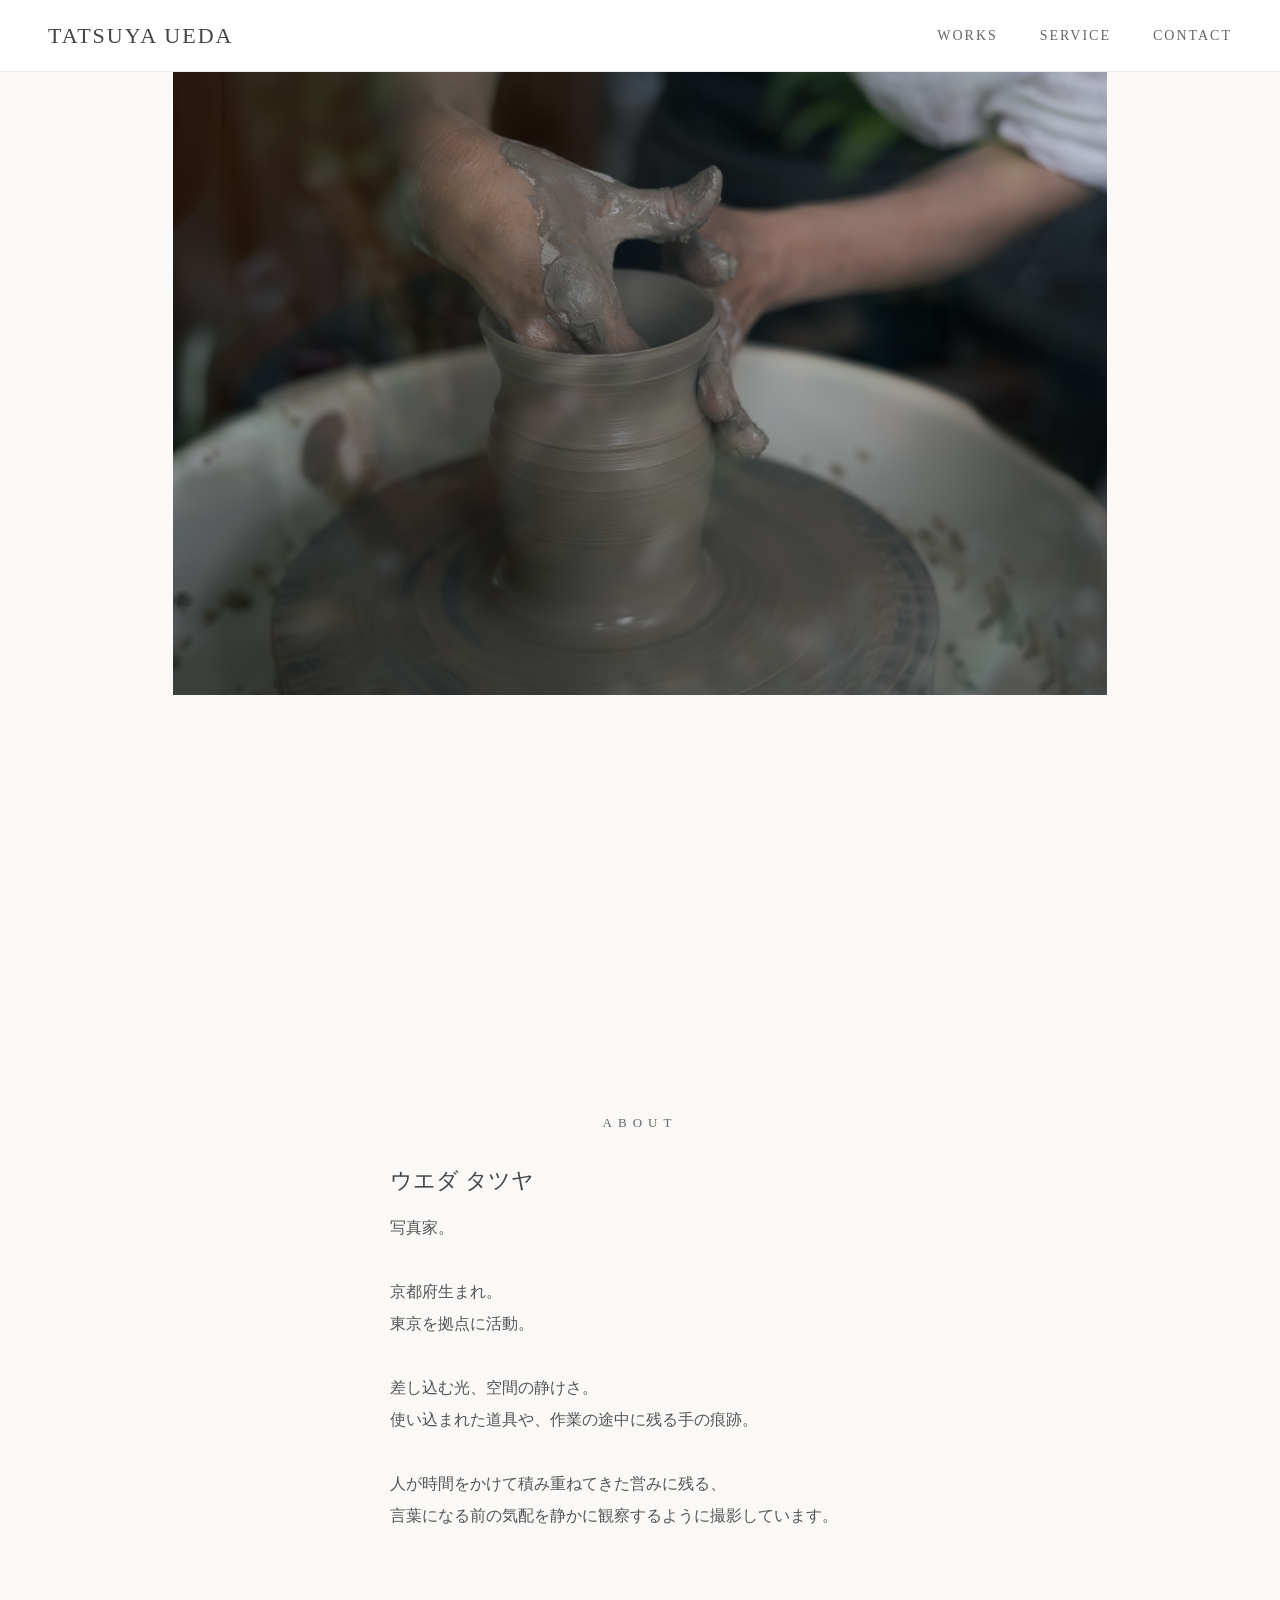
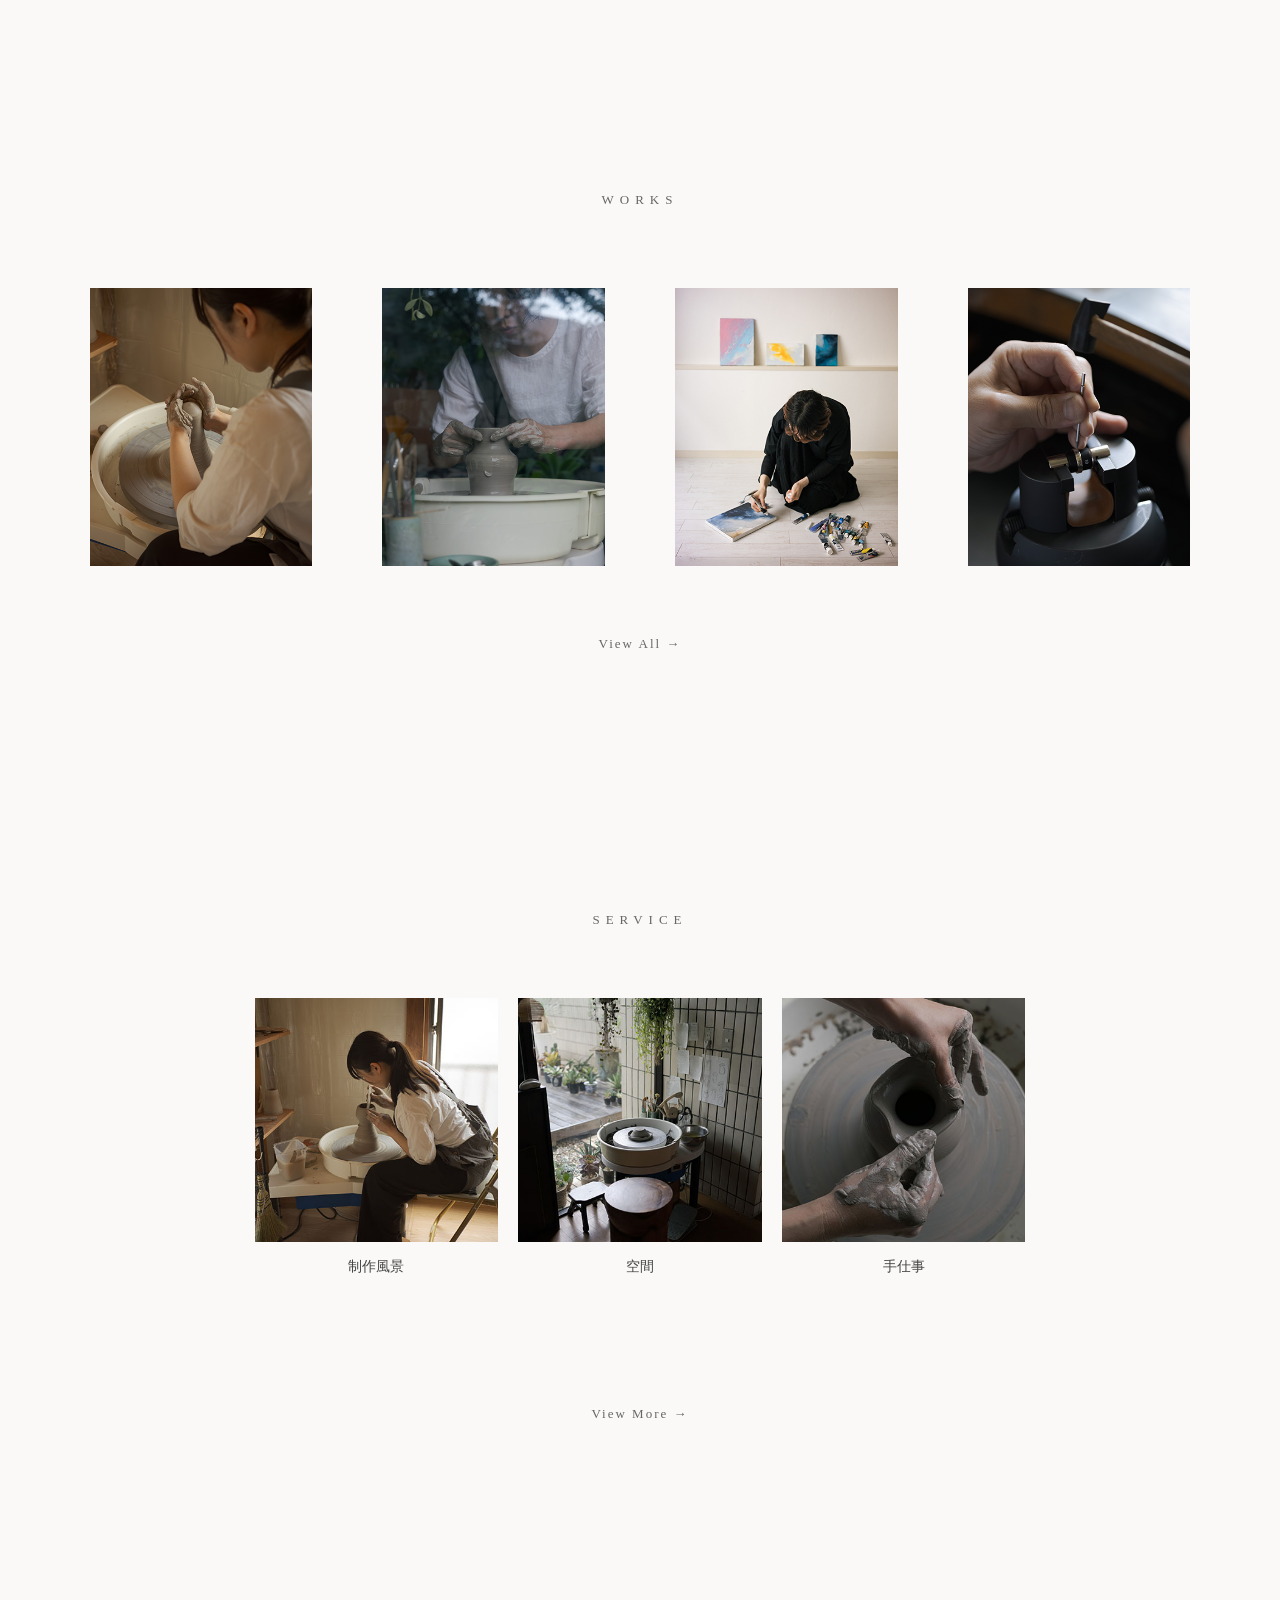
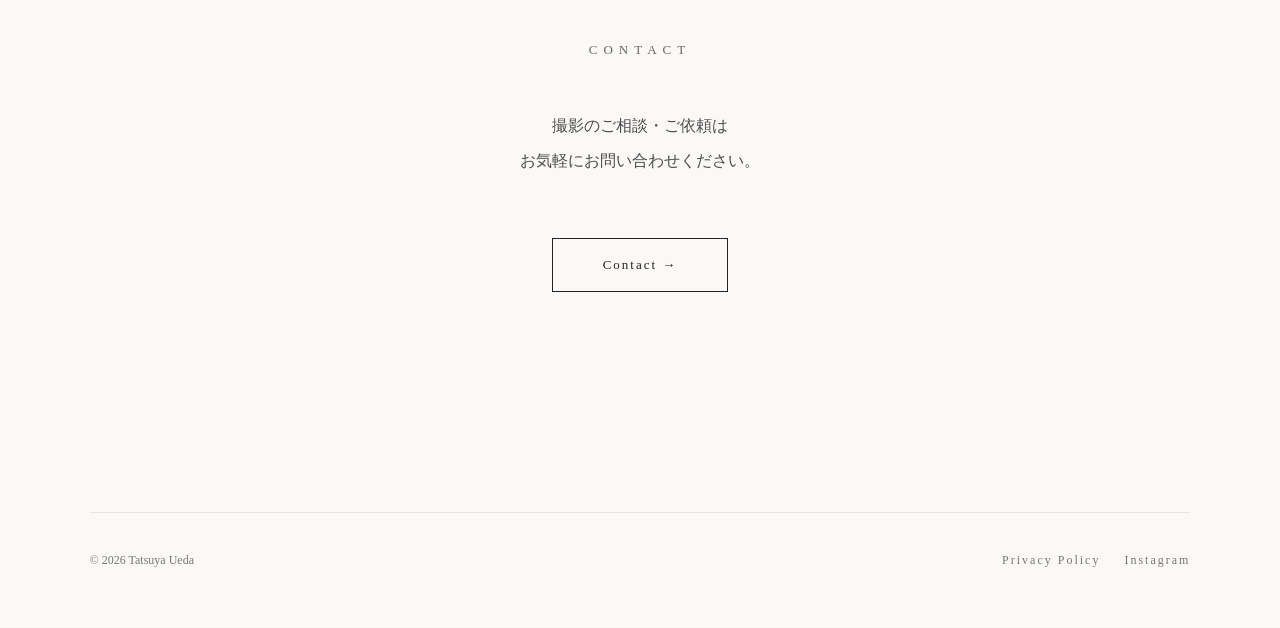
<file: index.html>
<!DOCTYPE html>
<html lang="ja">
<head>
    <!-- Google tag (gtag.js) -->
    <script async src="https://www.googletagmanager.com/gtag/js?id=G-Y8BSDMQ6NK"></script>
    <script>
      window.dataLayer = window.dataLayer || [];
      function gtag(){dataLayer.push(arguments);}
      gtag('js', new Date());

      gtag('config', 'G-Y8BSDMQ6NK');
    </script>

    <meta charset="UTF-8">
    <meta name="viewport" content="width=device-width, initial-scale=1.0">
    <link rel="icon" type="image/jpeg" href="images/top/favicon.jpg">
    <meta property="og:type" content="website">
    <meta property="og:title" content="TATSUYA UEDA | Photographer">
    <meta property="og:description" content="東京を拠点に、作家・職人・小規模店舗の営みや空気感を撮影しています。">
    <meta property="og:url" content="https://tatsuyaueda2026-coder.github.io/portfolio/"> 
    <link rel="canonical" href="https://tatsuyaueda2026-coder.github.io/portfolio/">
    <meta property="og:image" content="https://tatsuyaueda2026-coder.github.io/portfolio/images/top/ogp.jpg">
    <meta property="og:site_name" content="TATSUYA UEDA">
    <meta property="og:locale" content="ja_JP">
    
    <meta name="twitter:card" content="summary_large_image">
    
    <title>TATSUYA UEDA</title>

    <link rel="stylesheet" href="style.css">
</head>

<body>

<header>

    <div class="logo">
        <a href="index.html">TATSUYA UEDA</a>
    </div>

    <nav>
        <a href="works.html">WORKS</a>
        <a href="service.html">SERVICE</a>
        <a href="contact.html">CONTACT</a>
    </nav>

</header>

<main>

    <section class="fv">
        <img
            src="images/top/top.jpg"
            alt="TATSUYA UEDA"
            fetchpriority="high"
            decoding="async">
    </section>
<section class="about-preview">

    <div class="about-content">

        <h2>ABOUT</h2>

        <h3>ウエダ タツヤ</h3>

        <p>
            写真家。<br><br>

            京都府生まれ。<br>
            東京を拠点に活動。<br><br>

            差し込む光、空間の静けさ。<br>
            使い込まれた道具や、作業の途中に残る手の痕跡。<br><br>

            人が時間をかけて積み重ねてきた営みに残る、<br>
            言葉になる前の気配を静かに観察するように撮影しています。
        </p>

    </div>

</section>
<section class="works-preview">

    <h2>WORKS</h2>

    <div class="works-grid">

        <a href="works-kanjitsu.html">
            <img src="images/works/work01.jpg" alt="Work 1">
        </a>

        <a href="works-heylo.html">
            <img src="images/works/work02.jpg" alt="Work 2">
        </a>

        <a href="works-shino.html">
            <img src="images/works/work03.jpg" alt="Work 3">
        </a>

        <a href="works-hogaraka.html">
            <img src="images/works/work04.jpg" alt="ATELIER HOGARAKA">
        </a>

    </div>

    <a href="works.html" class="view-all">
        View All →
    </a>

</section>
<section class="service-preview">

    <h2>SERVICE</h2>

   <div class="service-preview-grid">

        <div class="service-preview-item">
            <img src="images/service/service01.jpg" alt="制作風景">
            <p>制作風景</p>
        </div>

        <div class="service-preview-item">
            <img src="images/service/service02.jpg" alt="空間">
            <p>空間</p>
        </div>

        <div class="service-preview-item">
            <img src="images/service/service03.jpg" alt="手仕事">
            <p>手仕事</p>
        </div>

    </div>

    <a href="service.html" class="view-all">
        View More →
    </a>

</section>
<section class="contact-preview">

    <h2>CONTACT</h2>

    <p>
        撮影のご相談・ご依頼は<br>
        お気軽にお問い合わせください。
    </p>

    <a href="contact.html" class="contact-button">
        Contact →
    </a>

</section>
</main>
<footer>

    <p>© 2026 Tatsuya Ueda</p>

    <div class="footer-links">
        <a href="privacy.html">Privacy Policy</a>
        <a href="https://www.instagram.com/ttyued?igsh=MXZnYmhuM2h6cTIxYw%3D%3D&utm_source=qr" target="_blank">
            Instagram
        </a>
    </div>

</footer>
</body>
</html>
</file>
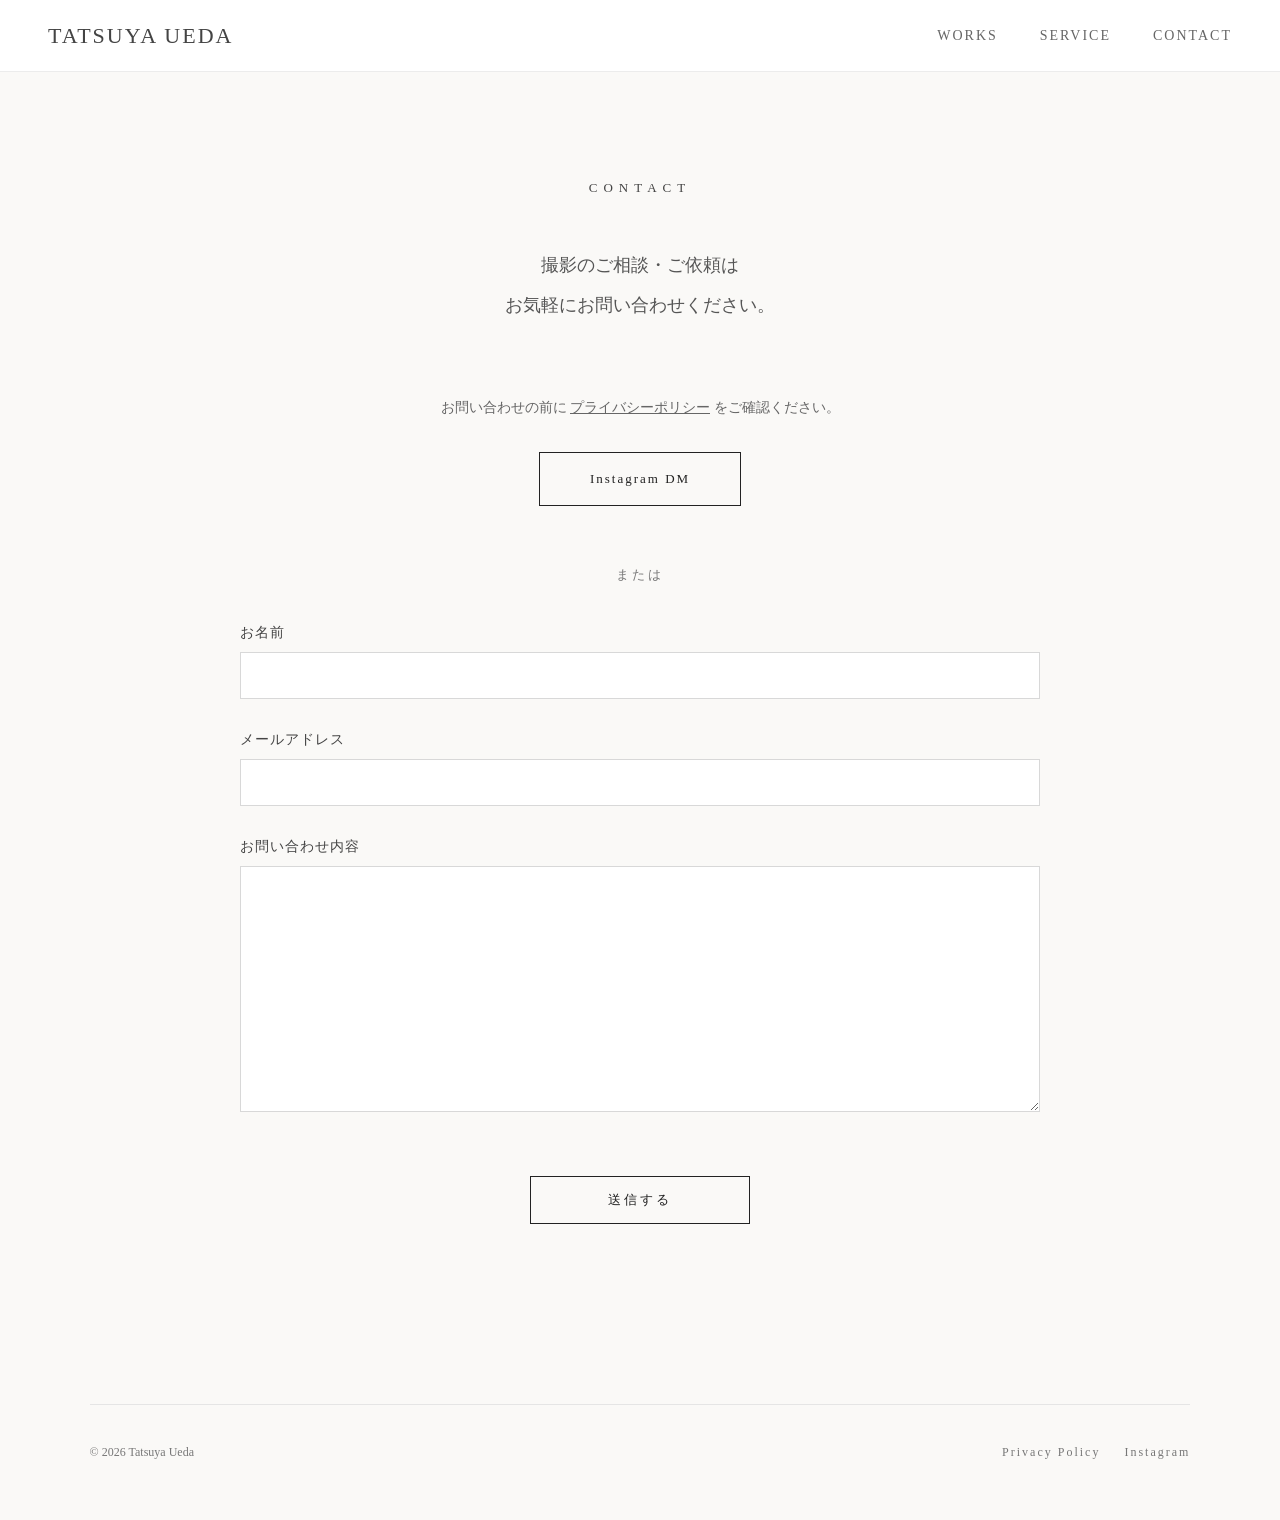
<file: contact.html>
<!DOCTYPE html>
<html lang="ja">

<head>
    <!-- Google tag (gtag.js) -->
    <script async src="https://www.googletagmanager.com/gtag/js?id=G-Y8BSDMQ6NK"></script>
    <script>
        window.dataLayer = window.dataLayer || [];
        function gtag() {
            dataLayer.push(arguments);
        }
        gtag('js', new Date());

        gtag('config', 'G-Y8BSDMQ6NK');
    </script>

    <meta charset="UTF-8">
    <meta name="viewport" content="width=device-width, initial-scale=1.0">

    <title>CONTACT | TATSUYA UEDA</title>

    <meta name="description" content="撮影のご相談・ご依頼はこちらからお気軽にお問い合わせください。">

    <link rel="canonical" href="https://tatsuyaueda2026-coder.github.io/portfolio/contact.html">

    <link rel="icon" type="image/jpeg" href="images/top/favicon.jpg">

    <meta property="og:type" content="website">
    <meta property="og:title" content="CONTACT | TATSUYA UEDA">
    <meta property="og:description" content="撮影のご相談・ご依頼はこちらからお気軽にお問い合わせください。">
    <meta property="og:url" content="https://tatsuyaueda2026-coder.github.io/portfolio/contact.html">
    <meta property="og:image" content="https://tatsuyaueda2026-coder.github.io/portfolio/images/top/ogp.jpg">
    <meta property="og:site_name" content="TATSUYA UEDA">
    <meta property="og:locale" content="ja_JP">

    <meta name="twitter:card" content="summary_large_image">

    <link rel="stylesheet" href="style.css">
</head>

<body>

<header>

    <div class="logo">
        <a href="index.html">TATSUYA UEDA</a>
    </div>

    <nav>
        <a href="works.html">WORKS</a>
        <a href="service.html">SERVICE</a>
        <a href="contact.html">CONTACT</a>
    </nav>

</header>

<main>

<section class="contact-page">

    <h1>CONTACT</h1>

    <p class="contact-lead">
        撮影のご相談・ご依頼は<br>
        お気軽にお問い合わせください。
    </p>

    <p class="privacy-note">
        お問い合わせの前に
        <a href="privacy.html">プライバシーポリシー</a>
        をご確認ください。
    </p>

    <a href="https://www.instagram.com/ttyued?igsh=MXZnYmhuM2h6cTIxYw%3D%3D&utm_source=qr"
       target="_blank"
       class="contact-button">
        Instagram DM
    </a>

    <p class="contact-or">または</p>

    <form
        action="https://formsubmit.co/tatsuyaueda2026@gmail.com"
        method="POST"
        class="contact-form">

        <!-- FormSubmit設定 -->
        <input type="hidden" name="_subject" value="ホームページからお問い合わせが届きました">
        <input type="hidden" name="_next" value="https://tatsuyaueda2026-coder.github.io/portfolio/thanks.html">
        <input type="hidden" name="_captcha" value="true">

        <!-- スパム対策（表示されません） -->
        <input
            type="text"
            name="_honey"
            style="display:none">

        <div class="form-group">
            <label for="name">
                お名前
            </label>

            <input
                type="text"
                id="name"
                name="お名前"
                required>
        </div>

        <div class="form-group">
            <label for="email">
                メールアドレス
            </label>

            <input
                type="email"
                id="email"
                name="メールアドレス"
                required>
        </div>

        <div class="form-group">
            <label for="message">
                お問い合わせ内容
            </label>

            <textarea
                id="message"
                name="お問い合わせ内容"
                rows="8"
                required></textarea>
        </div>

        <button
            type="submit"
            class="contact-submit">
            送信する
        </button>

    </form>

</section>

</main>

<footer>

    <p>© 2026 Tatsuya Ueda</p>

    <div class="footer-links">
        <a href="privacy.html">Privacy Policy</a>

        <a
            href="https://www.instagram.com/ttyued?igsh=MXZnYmhuM2h6cTIxYw%3D%3D&utm_source=qr"
            target="_blank"
            rel="noopener noreferrer">
            Instagram
        </a>
    </div>

</footer>

</body>
</html>
</file>
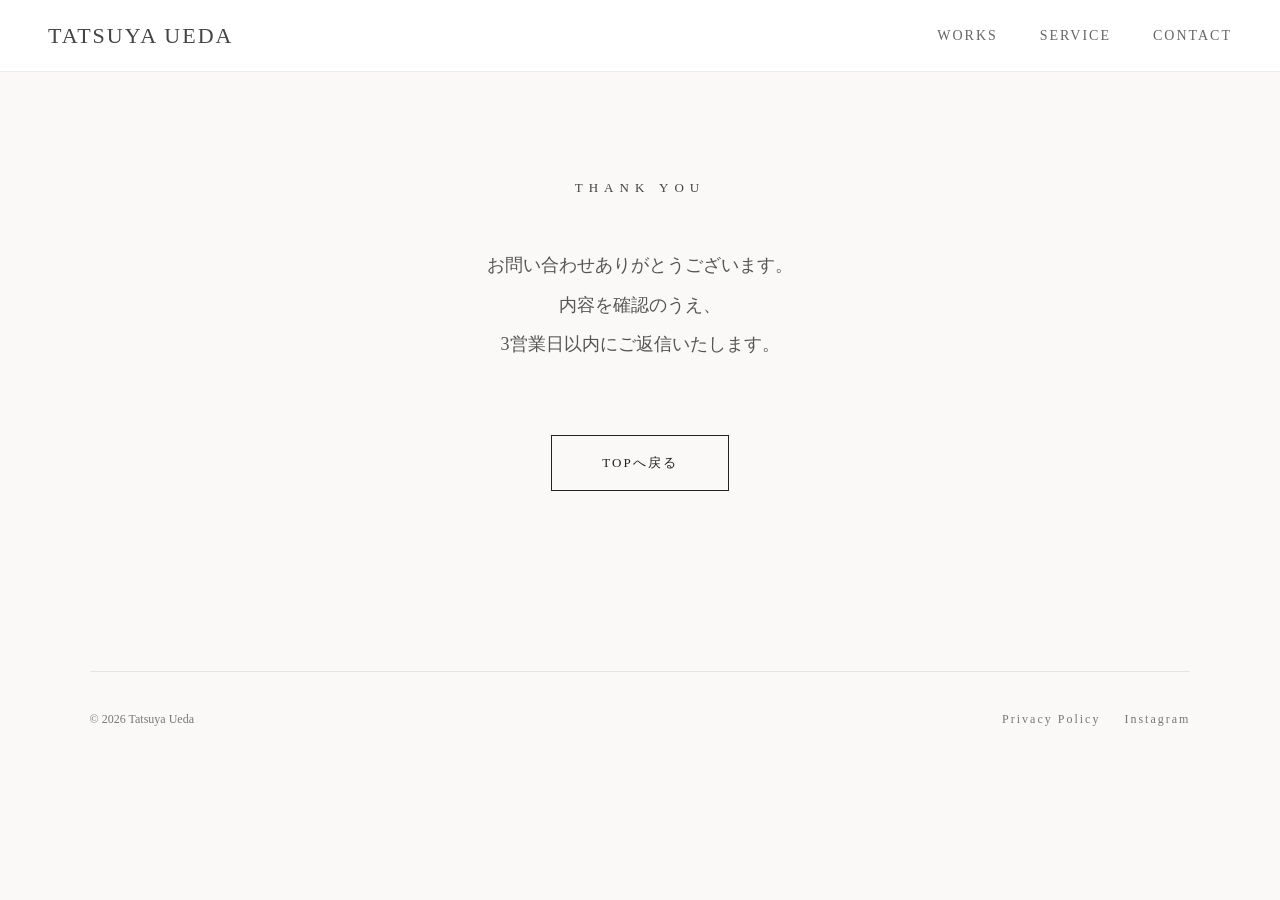
<file: thanks.html>
<!DOCTYPE html>
<html lang="ja">

<head>

    <!-- Google tag (gtag.js) -->
    <script async src="https://www.googletagmanager.com/gtag/js?id=G-Y8BSDMQ6NK"></script>

    <script>
        window.dataLayer = window.dataLayer || [];
        function gtag() {
            dataLayer.push(arguments);
        }
        gtag('js', new Date());

        gtag('config', 'G-Y8BSDMQ6NK');
    </script>

    <meta charset="UTF-8">

    <meta name="viewport" content="width=device-width, initial-scale=1.0">

    <title>お問い合わせありがとうございました | TATSUYA UEDA</title>

    <meta name="description" content="お問い合わせありがとうございます。内容を確認のうえ、ご返信いたします。">

    <link rel="canonical" href="https://tatsuyaueda2026-coder.github.io/portfolio/thanks.html">

    <link rel="icon" type="image/jpeg" href="images/top/favicon.jpg">

    <link rel="stylesheet" href="style.css">

</head>

<body>

<header>

    <div class="logo">
        <a href="index.html">TATSUYA UEDA</a>
    </div>

    <nav>
        <a href="works.html">WORKS</a>
        <a href="service.html">SERVICE</a>
        <a href="contact.html">CONTACT</a>
    </nav>

</header>

<main>

<section class="contact-page">

    <h1>THANK YOU</h1>

    <p class="contact-lead">

        お問い合わせありがとうございます。<br>
        内容を確認のうえ、<br>
        3営業日以内にご返信いたします。

    </p>

    <a href="index.html" class="contact-button">
        TOPへ戻る
    </a>

</section>

</main>

<footer>

    <p>© 2026 Tatsuya Ueda</p>

    <div class="footer-links">

        <a href="privacy.html">
            Privacy Policy
        </a>

        <a href="https://www.instagram.com/ttyued?igsh=MXZnYmhuM2h6cTIxYw%3D%3D&utm_source=qr"
           target="_blank"
           rel="noopener noreferrer">
            Instagram
        </a>

    </div>

</footer>

</body>

</html>
</file>
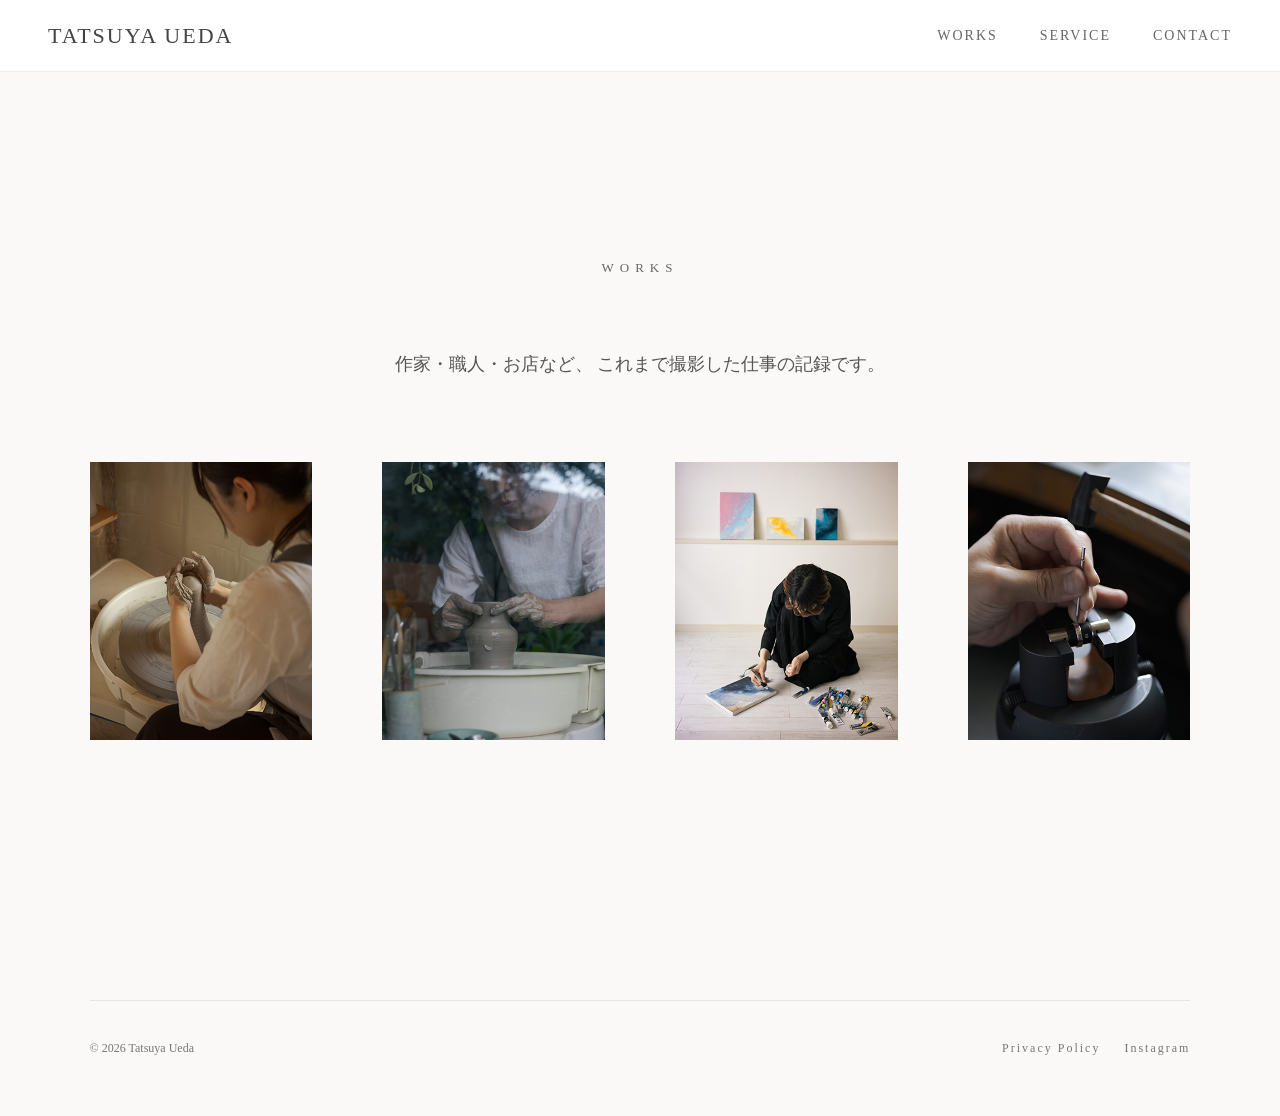
<file: works.html>
<!DOCTYPE html>
<html lang="ja">
<head>
    <!-- Google tag (gtag.js) -->
    <script async src="https://www.googletagmanager.com/gtag/js?id=G-Y8BSDMQ6NK"></script>
    <script>
      window.dataLayer = window.dataLayer || [];
      function gtag(){dataLayer.push(arguments);}
      gtag('js', new Date());

      gtag('config', 'G-Y8BSDMQ6NK');
    </script>
    
    <meta charset="UTF-8">
    <meta name="viewport" content="width=device-width, initial-scale=1.0">
    <link rel="icon" type="image/jpeg" href="images/top/favicon.jpg">
    <meta property="og:type" content="website">
    <meta property="og:title" content="TATSUYA UEDA | Photographer">
    <meta property="og:description" content="東京を拠点に、作家・職人・小規模店舗の営みや空気感を撮影しています。">
    <meta property="og:url" content="https://tatsuyaueda2026-coder.github.io/portfolio/"> 
    <link rel="canonical" href="https://tatsuyaueda2026-coder.github.io/portfolio/">
    <meta property="og:image" content="https://tatsuyaueda2026-coder.github.io/portfolio/images/top/ogp.jpg">
    <meta property="og:site_name" content="TATSUYA UEDA">
    <meta property="og:locale" content="ja_JP">

    <meta name="twitter:card" content="summary_large_image">
    <title>TATSUYA UEDA</title>

    <link rel="stylesheet" href="style.css">
</head>

<body>

<header>

    <div class="logo">
        <a href="index.html">TATSUYA UEDA</a>
    </div>

    <nav>
        <a href="works.html">WORKS</a>
        <a href="service.html">SERVICE</a>
        <a href="contact.html">CONTACT</a>
    </nav>

</header>

<main>


<section class="works-preview">

    <h2>WORKS</h2>
<p class="works-description">
    作家・職人・お店など、<br class="sp-only">
    これまで撮影した仕事の記録です。
</p>
    <div class="works-grid">

        <a href="works-kanjitsu.html">
            <img src="images/works/work01.jpg" alt="閑日">
        </a>

        <a href="works-heylo.html">
            <img src="images/works/work02.jpg" alt="heylo.">
        </a>

        <a href="works-shino.html">
            <img src="images/works/work03.jpg" alt="shino">
        </a>

        <a href="works-hogaraka.html">
            <img src="images/works/work04.jpg" alt="ATELIER HOGARAKA">
        </a>
        
    </div>

</section>


</main>
<footer>

    <p>© 2026 Tatsuya Ueda</p>

    <div class="footer-links">
        <a href="privacy.html">Privacy Policy</a>
        <a href="https://www.instagram.com/ttyued?igsh=MXZnYmhuM2h6cTIxYw%3D%3D&utm_source=qr" target="_blank">
            Instagram
        </a>
    </div>

</footer>
</body>
</html>
</file>
<file: style.css>
/* ========================================
   RESET
======================================== */

* {
    margin: 0;
    padding: 0;
    box-sizing: border-box;
}

body {
    background: #faf9f7;
    color: #444;
    font-family:
        "Yu Mincho",
        "Hiragino Mincho ProN",
        serif;
}

/* ========================================
   HEADER
======================================== */

header {
    position: fixed;
    top: 0;
    left: 0;

    width: 100%;
    height: 72px;

    display: flex;
    justify-content: space-between;
    align-items: center;

    padding: 0 48px;

    background: #fff;
    border-bottom: 1px solid #ececec;

    z-index: 1000;
}

/* ---------- Logo ---------- */

.logo a {
    color: #444;
    text-decoration: none;

    font-size: 22px;
    letter-spacing: 2px;
}

/* ---------- Navigation ---------- */

nav {
    display: flex;
    gap: 42px;
}

nav a {
    color: #666;
    text-decoration: none;

    font-size: 14px;
    letter-spacing: 2px;

    transition: opacity .3s;
}

nav a:hover {
    opacity: .6;
}

/* ========================================
   FIRST VIEW
======================================== */

.fv {
    display: flex;
    justify-content: center;

    margin-top: 72px;
}

.fv img {
    display: block;
    width: 73%;
}

/* ========================================
   ABOUT
======================================== */

.about-preview {
    width: 86%;
    max-width: 700px;

    margin: 420px auto 220px;

    text-align: center;
}

.about-content {
    max-width: 500px;
    margin: 0 auto;

    text-align: left;
}

.about-content h2 {
    margin-bottom: 35px;

    color: #666;

    font-size: 13px;
    font-weight: 400;
    letter-spacing: 6px;
    text-align: center;
}

.about-content h3 {
    margin-bottom: 16px;

    color: #444;

    font-size: 22px;
    font-weight: 400;
}

.about-content p {
    color: #555;

    font-size: 16px;
    line-height: 2;
}

/* ========================================
   WORKS PREVIEW
======================================== */

.works-preview {
    width: 86%;
    max-width: 1200px;

    margin: 260px auto;

    text-align: center;
}

.works-preview h2 {
    margin-bottom: 70px;

    color: #666;

    font-size: 13px;
    font-weight: 400;
    letter-spacing: 6px;
}

.works-description {
    margin-bottom: 50px;

    color: #555;

    font-size: 18px;
    line-height: 2;
}

/* ---------- Grid ---------- */

.works-grid {
    display: grid;
    grid-template-columns: repeat(4, 1fr);
    gap: 70px;

    margin-top: 80px;
}

.works-grid a {
    display: block;

    overflow: hidden;
    aspect-ratio: 4 / 5;
}

.works-grid img {
    display: block;

    width: 100%;
    height: 100%;

    object-fit: cover;

    transition: opacity .3s;
}

.works-grid img:hover {
    opacity: .85;
}

/* ---------- View All ---------- */

.view-all {
    display: inline-block;

    margin-top: 70px;

    color: #666;
    text-decoration: none;

    font-size: 13px;
    letter-spacing: 2px;

    transition: opacity .3s;
}

.view-all:hover {
    opacity: .6;
}

/* ========================================
   SERVICE PREVIEW
======================================== */

.service-preview {
    width: 86%;
    max-width: 1200px;

    margin: 220px auto;

    text-align: center;
}

.service-preview h2 {
    margin-bottom: 70px;

    color: #666;

    font-size: 13px;
    font-weight: 400;
    letter-spacing: 6px;
}

/* ---------- Grid ---------- */

.service-grid {
    display: grid;
    grid-template-columns: repeat(3, 1fr);
    gap: 35px;
}

.service-item img {
    display: block;

    width: 100%;

    aspect-ratio: 4 / 3;
    object-fit: cover;
}

.service-item p {
    margin-top: 14px;

    color: #555;

    font-size: 14px;
}

/* ========================================
   CONTACT PREVIEW
======================================== */

.contact-preview {
    width: 86%;
    max-width: 700px;

    margin: 220px auto;

    text-align: center;
}

.contact-preview h2 {
    margin-bottom: 50px;

    color: #666;

    font-size: 13px;
    font-weight: 400;
    letter-spacing: 6px;
}

.contact-preview p {
    margin-bottom: 60px;

    color: #4d4d4d;

    font-size: 16px;
    line-height: 2.2;
}

/* ---------- Button ---------- */

.contact-button {
    display: inline-block;

    padding: 14px 42px;

    color: #555;

    text-decoration: none;
    letter-spacing: 2px;

    font-size: 13px;

    border: 1px solid #999;

    transition: all .3s;
}

.contact-button:hover {
    opacity: .7;
}

/* ========================================
   FOOTER
======================================== */

footer {
    display: flex;
    justify-content: space-between;
    align-items: center;

    width: 86%;
    max-width: 1200px;

    margin: 180px auto 60px;
    padding-top: 40px;

    border-top: 1px solid #e5e5e5;
}

footer p {
    color: #777;

    font-size: 12px;
}

footer a {
    color: #777;

    text-decoration: none;
    letter-spacing: 2px;

    font-size: 12px;

    transition: opacity .3s;
}

footer a:hover {
    opacity: .6;
}

.footer-links {
    display: flex;
    align-items: center;
    gap: 24px;
}

/* ========================================
   GALLERY
======================================== */

.gallery {
    display: grid;
    grid-template-columns: repeat(5, 1fr);
    gap: 20px;

    margin-top: 60px;
}

.gallery a {
    display: block;
}

.gallery img {
    display: block;

    width: 100%;

    aspect-ratio: 1 / 1;
    object-fit: cover;

    transition: opacity .3s;
}

.gallery img:hover {
    opacity: .8;
}

/* ========================================
   SERVICE PAGE
======================================== */

.service-page {
    width: 86%;
    max-width: 1100px;

    margin: 180px auto;
}

.service-page h1 {
    margin-bottom: 40px;

    font-size: 13px;
    font-weight: 400;
    letter-spacing: 6px;
    text-align: center;
}

.service-lead {
    margin-bottom: 40px;

    font-size: 24px;
    line-height: 1.8;
    text-align: center;
}

.service-text {
    max-width: 820px;

    margin: 0 auto 120px;

    color: #555;

    font-size: 16px;
    line-height: 2.2;
    text-align: center;
}

/* ---------- Contents ---------- */

.service-contents {
    margin-top: 100px;
}

.service-contents h2 {
    margin-bottom: 50px;

    font-size: 20px;
    font-weight: 400;
    text-align: center;
}

/* ---------- Grid ---------- */

.service-grid {
    display: grid;
    grid-template-columns: repeat(6, 1fr);
    gap: 28px;

    width: 88%;
    margin: 0 auto;
}

.service-item img {
    display: block;

    width: 100%;

    aspect-ratio: 1 / 1;
    object-fit: cover;
}

.service-item p {
    margin-top: 16px;

    font-size: 14px;
    line-height: 1.8;
    text-align: center;
}

/* ========================================
   FLOW
======================================== */

.service-flow {
    margin-top: 140px;
}

.service-flow h2 {
    margin-bottom: 60px;

    font-size: 20px;
    font-weight: 400;
    text-align: center;
}

/* ---------- Grid ---------- */

.flow-grid {
    display: grid;
    grid-template-columns: repeat(4, 1fr);
    gap: 40px;
}

.flow-item {
    text-align: center;
}

.flow-number {
    display: flex;
    justify-content: center;
    align-items: center;

    width: 44px;
    height: 44px;

    margin: 0 auto 25px;

    color: #fff;
    background: #222;
    border-radius: 50%;

    font-size: 18px;
}

.flow-item h3 {
    margin-bottom: 20px;

    font-size: 18px;
    font-weight: 400;
}

.flow-item p {
    color: #555;

    font-size: 15px;
    line-height: 2;
}

/* ========================================
   PRICE
======================================== */

.service-price {
    margin-top: 140px;
    padding-top: 80px;

    border-top: 1px solid #ddd;
}

.service-price h2 {
    margin-bottom: 50px;

    font-size: 20px;
    font-weight: 400;
    text-align: center;
}

/* ---------- Layout ---------- */

.price-box {
    display: flex;
    justify-content: center;
    align-items: center;
    gap: 80px;

    margin-top: 30px;
}

.price-box h3 {
    margin: 0;

    font-size: 38px;
    font-weight: 400;
    white-space: nowrap;
}

.price-box p {
    color: #555;

    font-size: 16px;
    line-height: 2.2;
}

/* ========================================
   SERVICE CONTACT
======================================== */

.service-contact {
    margin: 140px 0 60px;

    text-align: center;
}

.service-contact p {
    margin-bottom: 35px;

    color: #555;

    font-size: 18px;
}

/* ---------- Button ---------- */

.contact-button {
    display: inline-block;

    padding: 18px 50px;

    color: #222;

    text-decoration: none;
    letter-spacing: 2px;

    border: 1px solid #222;

    transition:
        background-color .3s,
        color .3s;
}

.contact-button:hover {
    background: #222;
    color: #fff;
}

/* ========================================
   CONTACT PAGE
======================================== */

.contact-page {
    width: 86%;
    max-width: 800px;

    margin: 180px auto;

    text-align: center;
}

.contact-page h1 {
    margin-bottom: 50px;

    font-size: 13px;
    font-weight: 400;
    letter-spacing: 6px;
}

.contact-lead {
    margin-bottom: 70px;

    color: #555;

    font-size: 18px;
    line-height: 2.2;
}

.contact-or {
    margin: 60px 0 40px;

    color: #777;

    font-size: 13px;
    letter-spacing: 3px;
}

.contact-form {
    margin-top: 40px;

    text-align: left;
}

.form-group {
    margin-bottom: 32px;
}

.form-group label {
    display: block;

    margin-bottom: 10px;

    font-size: 14px;
    letter-spacing: 1px;
}

.form-group input,
.form-group textarea {
    width: 100%;

    padding: 14px 16px;

    border: 1px solid #d8d8d8;

    background: #fff;

    font-size: 15px;

    font-family: inherit;

    box-sizing: border-box;

    transition: border-color .2s ease;
}

.form-group input:focus,
.form-group textarea:focus {
    outline: none;

    border-color: #888;
}

.form-group textarea {
    resize: vertical;

    min-height: 220px;

    line-height: 1.8;
}

.contact-submit {
    display: block;

    width: 220px;

    margin: 60px auto 0;

    padding: 14px 0;

    border: 1px solid #222;

    background: transparent;

    color: #222;

    font-size: 13px;

    letter-spacing: 3px;

    cursor: pointer;

    transition: .3s;
}

.contact-submit:hover {
    background: #222;

    color: #fff;
}

/* ========================================
   SERVICE PREVIEW GRID
======================================== */

.service-preview-grid {
    display: grid;
    grid-template-columns: repeat(3, 1fr);
    gap: 20px;

    width: 70%;
    margin: 60px auto;
}

.service-preview-item img {
    display: block;

    width: 100%;

    aspect-ratio: 1 / 1;
    object-fit: cover;
}

.service-preview-item p {
    margin-top: 16px;

    font-size: 14px;
    text-align: center;
}

/* ========================================
   DEVICE
======================================== */

.pc-only {
    display: block;
}

.sp-only {
    display: none;
}

/* ========================================
   PRIVACY POLICY
======================================== */

.privacy-policy {
    width: 86%;
    max-width: 800px;

    margin: 180px auto;
}

.privacy-policy h1 {
    margin-bottom: 70px;

    font-size: 13px;
    font-weight: 400;
    letter-spacing: 6px;
    text-align: center;
}

.privacy-policy h2 {
    margin: 60px 0 24px;

    font-size: 20px;
    font-weight: 400;
}

.privacy-policy p {
    margin-bottom: 20px;

    color: #555;

    font-size: 16px;
    line-height: 2.2;
}

/* ========================================
   PRIVACY NOTE
======================================== */

.privacy-note {
    margin-bottom: 32px;

    color: #666;

    font-size: 14px;
    line-height: 1.8;
}

.privacy-note a {
    color: inherit;
    text-decoration: underline;
}

/* ========================================
   PRICE INFORMATION
======================================== */

.normal-price {
    margin-bottom: 18px;

    color: #777;

    font-size: 18px;
}

.normal-price span {
    text-decoration: line-through;
}

.campaign-title {
    margin-bottom: 18px;

    color: #444;

    font-size: 18px;
    letter-spacing: 2px;
}

.campaign-note {
    margin-top: 30px;

    color: #777;

    font-size: 14px;
    line-height: 2;
}

.campaign-price {
    display: grid;
    grid-template-columns: 240px 420px;
    justify-content: center;
    align-items: center;
    gap: 50px;

    margin-top: 30px;
}

.price-description {
    margin: 0;

    color: #555;

    font-size: 15px;
    line-height: 2;
    text-align: left;
}

/* ========================================
   PRICE CARD
======================================== */

.price-card {
    width: 100%;
    max-width: 620px;

    text-align: center;
}

/* ---------- Price ---------- */

.price-card h3 {
    margin-bottom: 30px;

    font-size: 56px;
    font-weight: 300;
}

.price-divider {
    width: 100%;
    height: 1px;

    margin: 40px 0;

    background: #ddd;
}

.normal-price-value {
    color: #888;

    font-size: 28px;
    text-decoration: line-through;
}

/* ========================================
   MOBILE
======================================== */

@media (max-width: 768px) {

    /* ========================================
       HEADER
    ========================================= */

    header {
        flex-direction: column;
        gap: 12px;

        height: auto;
        padding: 16px 0;
    }

    .logo a {
        font-size: 16px;
        text-align: center;
    }

    nav {
        display: flex;
        justify-content: center;
        flex-wrap: wrap;
        gap: 18px;
    }

    nav a {
        font-size: 13px;
        letter-spacing: 1px;
    }

    /* ========================================
       FIRST VIEW
    ========================================= */

    .fv {
        margin-top: 90px;
    }

    .fv img {
        width: 94%;
    }

    /* ========================================
       ABOUT
    ======================================== */

    .about-preview {
        margin: 120px auto;
    }

    .about-content h2 {
        margin-bottom: 60px;

        color: #666;

        font-size: 13px;
        font-weight: 400;
        letter-spacing: 6px;
        text-align: center;
    }

    .about-content h3 {
        font-size: 13px;
    }

    .about-content p {
        font-size: 13px;
        line-height: 1.9;
    }
    
    /* ========================================
       SECTION TITLES
    ========================================= */

    .works-preview h2,
    .service-preview h2,
    .contact-preview h2 {
        margin-bottom: 60px;

        color: #666;

        font-size: 13px;
        font-weight: 400;
        letter-spacing: 6px;
        text-align: center;
    }

    /* ========================================
       DEVICE
    ========================================= */

    .pc-only {
        display: none;
    }

    .sp-only {
        display: block;
    }

    /* ========================================
       WORKS
    ========================================= */

    .works-description {
        padding: 0 20px;

        font-size: 15px;
        line-height: 2;
    }

    .works-grid {
        grid-template-columns: repeat(2, 1fr);
        gap: 30px;
    }

    /* ========================================
       SERVICE
    ========================================= */

    .service-page {
        width: 90%;

        margin: 170px auto 80px;
    }

    .service-page h1 {
        font-size: 13px;
        font-weight: 400;
        letter-spacing: 6px;
        text-align: center;
    }

    .service-lead {
        margin-bottom: 30px;

        font-size: 18px;
        line-height: 1.6;
    }

    .service-text {
        margin-bottom: 70px;

        font-size: 14px;
        line-height: 2;
    }

    .service-grid {
        grid-template-columns: repeat(2, 1fr);
        gap: 16px;

        width: 85%;

        margin: 0 auto;
    }

    /* ========================================
       FLOW
    ========================================= */

    .flow-grid {
        grid-template-columns: 1fr;
        gap: 40px;
    }

    /* ========================================
       PRICE
    ========================================= */

    .price-box {
        flex-direction: column;
        align-items: center;
        gap: 20px;

        width: 100%;

        text-align: center;
    }

    .price-box h3 {
        margin: 20px 0;

        font-size: 30px;
    }

    .service-price p {
        padding: 0 20px;

        font-size: 15px;
        line-height: 2;
    }

    .campaign-price {
        display: block;
    }

    .price-description {
        max-width: 320px;
        margin: 0 auto;
        padding: 0;

        font-size: 13px;
        line-height: 2.1;
        text-align: center;
    }

    .normal-price {
        font-size: 15px;
    }

    .campaign-title {
        font-size: 15px;
    }

    .campaign-note {
        max-width: 320px;
        margin: 0 auto;
        padding: 0;

        font-size: 12px;
        line-height: 2;
        text-align: center;
    }

    .price-card {
        width: 90%;
    }

    .price-card h3 {
        font-size: 42px;
    }

    .normal-price-value {
        font-size: 22px;
    }

    /* ========================================
       CONTACT
    ========================================= */

    .contact-button {
        padding: 10px 30px;

        font-size: 12px;
    }

    .service-contact p {
        padding: 0 20px;

        font-size: 15px;
        line-height: 2;
    }

    .contact-or {
    margin: 50px 0 35px;

    font-size: 12px;
}

.contact-form {
    text-align: left;
}

.form-group {
    margin-bottom: 24px;
}

.form-group label {
    font-size: 13px;
}

.form-group input,
.form-group textarea {
    padding: 12px;

    font-size: 16px;
}

.form-group textarea {
    min-height: 180px;
}

.contact-submit {
    width: 100%;

    max-width: 260px;

    margin-top: 40px;

    font-size: 12px;
}

    /* ========================================
       PRIVACY
    ========================================= */

    .privacy-note {
        margin-bottom: 28px;
        padding: 0 20px;

        font-size: 13px;
        line-height: 1.8;
    }

    .privacy-policy {
        width: 90%;

        margin: 170px auto 100px;
    }

    .privacy-policy h1 {
        margin-bottom: 50px;

        font-size: 13px;
        letter-spacing: 6px;
    }

    .privacy-policy h2 {
        margin: 45px 0 18px;

        font-size: 17px;
    }

    .privacy-policy p {
        font-size: 14px;
        line-height: 2;
    }

}
</file>
